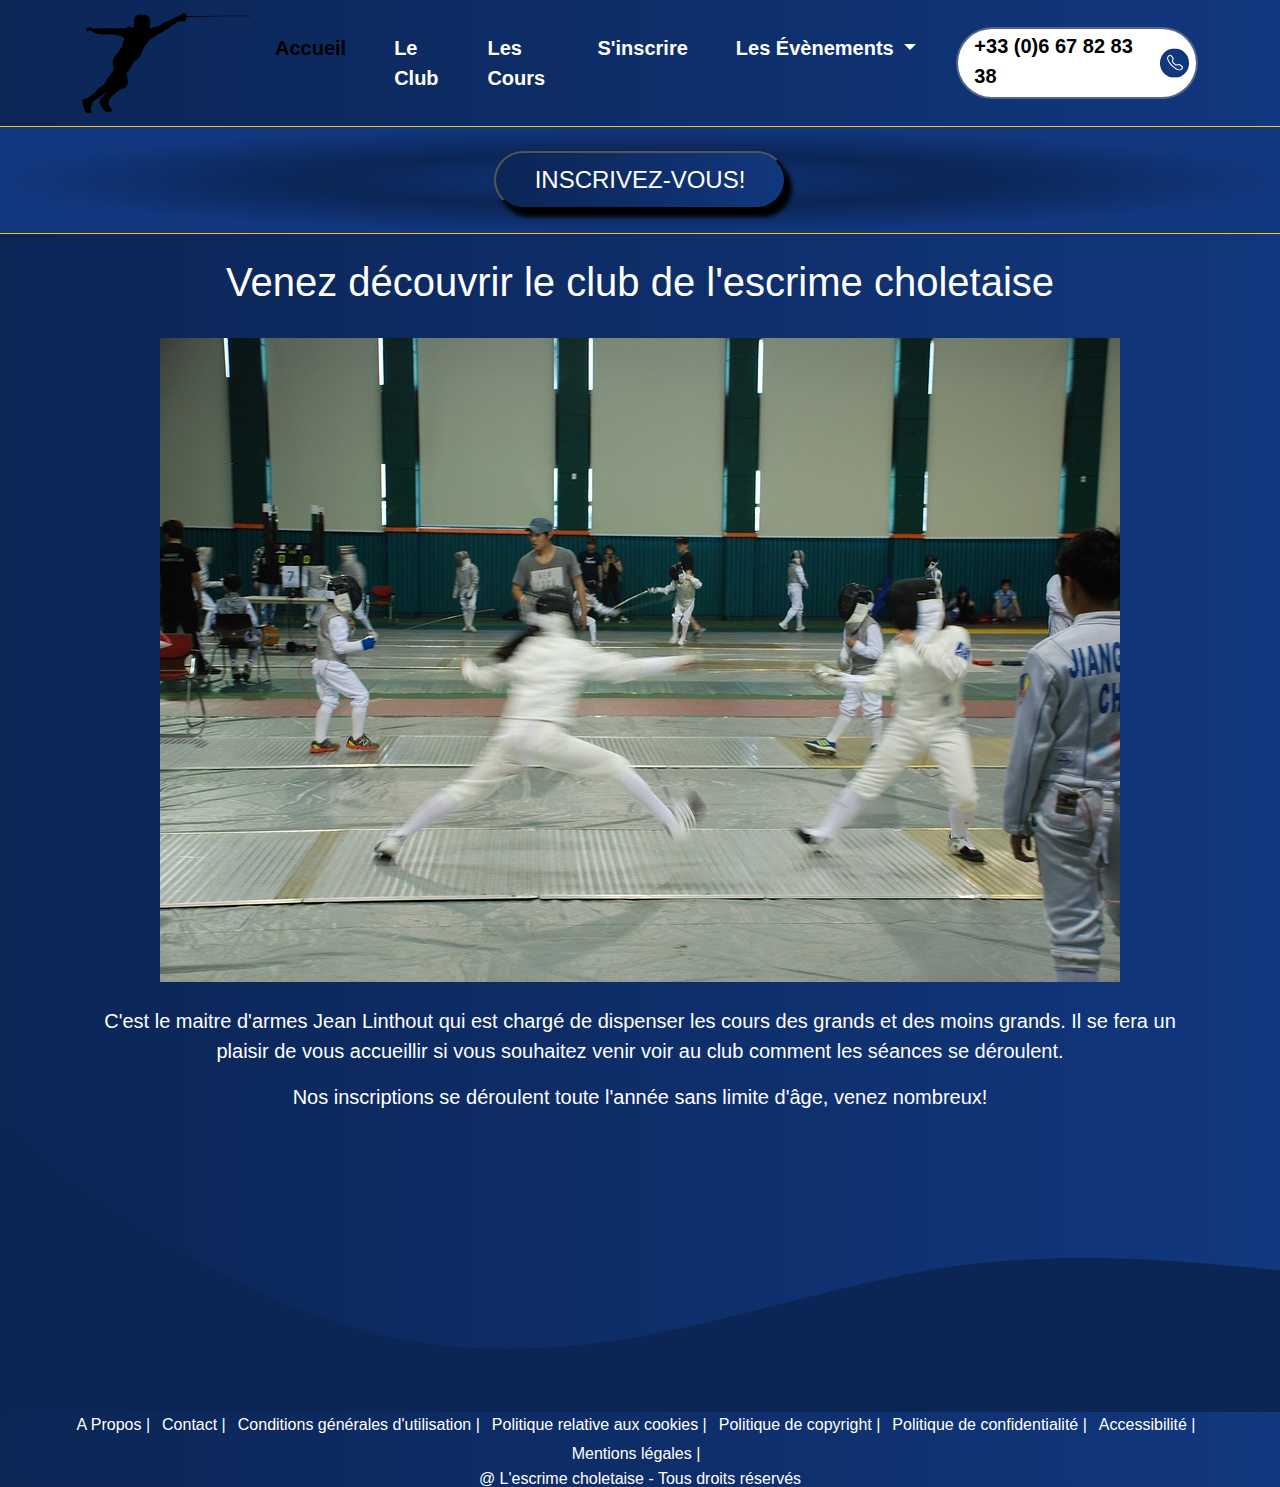
<file: index.html>
<!DOCTYPE html>
<html lang="en">
<head>
    <meta charset="UTF-8">
    <meta http-equiv="X-UA-Compatible" content="IE=edge">
    <meta name="viewport" content="width=device-width, initial-scale=1.0">
    <meta name="description" content="Bienvenue sur le site de l'escrime Choletaise, vous retrouverez ici toutes les informations utiles à notres sujet." >
    <link rel="stylesheet" href="/assets/css/style.css">
    <title>L'escrime Choletaise</title>
    <script type="application/ld+json">
        {
          "@context": "http://schema.org",
          "@type": "Dataset",
          "name": "l'escrime choletaise",
          "description": "club d'escrime de cholet",
          "datePublished": "2022-11-26"
        }
        </script>
</head>
<body class="body me-0 pe-0">
    <!--START HEADER-->
    <header>
        <!--START NAVBAR-->
        <nav class="navbar navbar-dark navbar-expand-lg border-bottom border-warning fs-5 menu">
            <div class="container">
                <a class="navbar-brand" href="#">
                    <img src="./images/fencing.png" alt="logo">
                </a>
                <button class="navbar-toggler"
                     type="button"
                     data-bs-toggle="collapse"
                     data-bs-target="#navbarNavDropdown"
                     aria-controls="navbarNavDropdown"
                     aria-expanded="false"
                     aria-label="Toggle navigation">
                    <span class="navbar-toggler-icon"></span>
                </button>
                <div class="collapse navbar-collapse justify-content-end" id="navbarNavDropdown">
                    <ul class="navbar-nav">
                        <li class="nav-item">
                            <a class="nav-link active text-black" aria-current="page" href="#">Accueil</a>
                        </li>
                        <li class="nav-item">
                            <a class="nav-link" href="#">Le club</a>
                        </li>
                        <li class="nav-item">
                            <a class="nav-link" href="#">Les cours</a>
                        </li>
                        <li class="nav-item">
                            <a class="nav-link" href="#">S'inscrire</a>
                        </li>
                        <li class="nav-item dropdown">
                            <a class="nav-link dropdown-toggle" href="#" role="button" data-bs-toggle="dropdown" aria-expanded="false">
                            Les évènements
                            </a>
                            <ul class="dropdown-menu">
                            <li><a class="dropdown-item" href="Evenements-2022.html">2022</a></li>
                            <li><a class="dropdown-item" href="#">2021</a></li>
                            <li><a class="dropdown-item" href="#">2020</a></li>
                            </ul>
                        </li>
                    </ul>
                    <a href="tel:+33667828338" class="rounded-pill btn-contact">+33 (0)6 67 82 83 38
                        <span>
                            <svg xmlns="http://www.w3.org/2000/svg" width="16" height="16" fill="currentColor" class="bi bi-telephone" viewBox="0 0 16 16">
                                <path d="M3.654 1.328a.678.678 0 0 0-1.015-.063L1.605 2.3c-.483.484-.661 1.169-.45 1.77a17.568 17.568 0 0 0 4.168 6.608 17.569 17.569 0 0 0 6.608 4.168c.601.211 1.286.033 1.77-.45l1.034-1.034a.678.678 0 0 0-.063-1.015l-2.307-1.794a.678.678 0 0 0-.58-.122l-2.19.547a1.745 1.745 0 0 1-1.657-.459L5.482 8.062a1.745 1.745 0 0 1-.46-1.657l.548-2.19a.678.678 0 0 0-.122-.58L3.654 1.328zM1.884.511a1.745 1.745 0 0 1 2.612.163L6.29 2.98c.329.423.445.974.315 1.494l-.547 2.19a.678.678 0 0 0 .178.643l2.457 2.457a.678.678 0 0 0 .644.178l2.189-.547a1.745 1.745 0 0 1 1.494.315l2.306 1.794c.829.645.905 1.87.163 2.611l-1.034 1.034c-.74.74-1.846 1.065-2.877.702a18.634 18.634 0 0 1-7.01-4.42 18.634 18.634 0 0 1-4.42-7.009c-.362-1.03-.037-2.137.703-2.877L1.885.511z"/>
                              </svg>
                        </span>
                    </a>
                </div>
            </div>
        </nav>
        <!--END OF NAVBAR-->  

        <div class="headLine text-center p-4 border-bottom border-warning">
            <button type="button" class="rounded-pill text-white fs-4 submit-btn">INSCRIVEZ-VOUS!</button>
        </div>
    </header>
     <!--END OF HEADER-->

    <!--START MAIN-->
    <main class="main container text-center text-white pt-4">
        <article>
            <h1>Venez découvrir le club de l'escrime choletaise</h1>
            <img class="img-fluid mt-4" src="./images/escrimeur.jpg" alt="escrimeur">
            <p class="mt-4 fs-5">C'est le maitre d'armes Jean Linthout qui est chargé de dispenser les <a href="cours.html">cours</a> des grands et des
                moins grands. Il se fera un plaisir de vous accueillir si vous souhaitez venir voir au club comment les 
                <a href="cours.html">séances</a> se déroulent.
            </p>
            <p class="fs-5">Nos <a href="inscriptions.html">inscriptions</a> se déroulent toute l'année sans limite d'âge, venez nombreux!</p>
        </article>
    </main>
    <!--ENF OF MAIN-->

    <!--START FOOTER-->
    <footer>
        <svg xmlns="http://www.w3.org/2000/svg" viewBox="0 0 1440 320"><path fill="#0b2555" fill-opacity="1" d="M0,0L60,42.7C120,85,240,171,360,213.3C480,256,600,256,720,234.7C840,213,960,171,1080,154.7C1200,139,1320,149,1380,154.7L1440,160L1440,320L1380,320C1320,320,1200,320,1080,320C960,320,840,320,720,320C600,320,480,320,360,320C240,320,120,320,60,320L0,320Z"></path>
        </svg>
        <nav class="container-fluid navbar-expand">
            <ul class="navbar-nav d-flex justify-content-center flex-wrap gap-1">
                <li class="nav-item">
                    <a class="nav-link text-nowrap" href="#">A Propos |</a>
                </li>
                <li class="nav-item">
                    <a class="nav-link" href="#">Contact |</a>
                </li>
                <li class="nav-item">
                    <a class="nav-link" href="#">Conditions générales d'utilisation |</a>
                </li>
                <li class=" nav-item">
                    <a class="nav-link" href="#">Politique relative aux cookies |</a>
                </li>
                <li class="nav-item">
                    <a class="nav-link" href="#">Politique de copyright |</a>
                </li>
                <li class="nav-item">
                    <a class="nav-link" href="#">Politique de confidentialité |</a>
                </li>
                <li class=" nav-item">
                    <a class="nav-link" href="#">Accessibilité |</a>
                </li>
                <li class="nav-item">
                    <a class="nav-link" href="#">Mentions légales |</a>
                </li>
            </ul>    
        </nav>
        <div class="watermark d-flex justify-content-center mt-2">@ L'escrime choletaise - Tous droits réservés</div>
    </footer>
    <!--END OF FOOTER-->

    <script src="assets/js/bootstrap.bundle.min.js"></script>
   
</body>
</html>
</file>
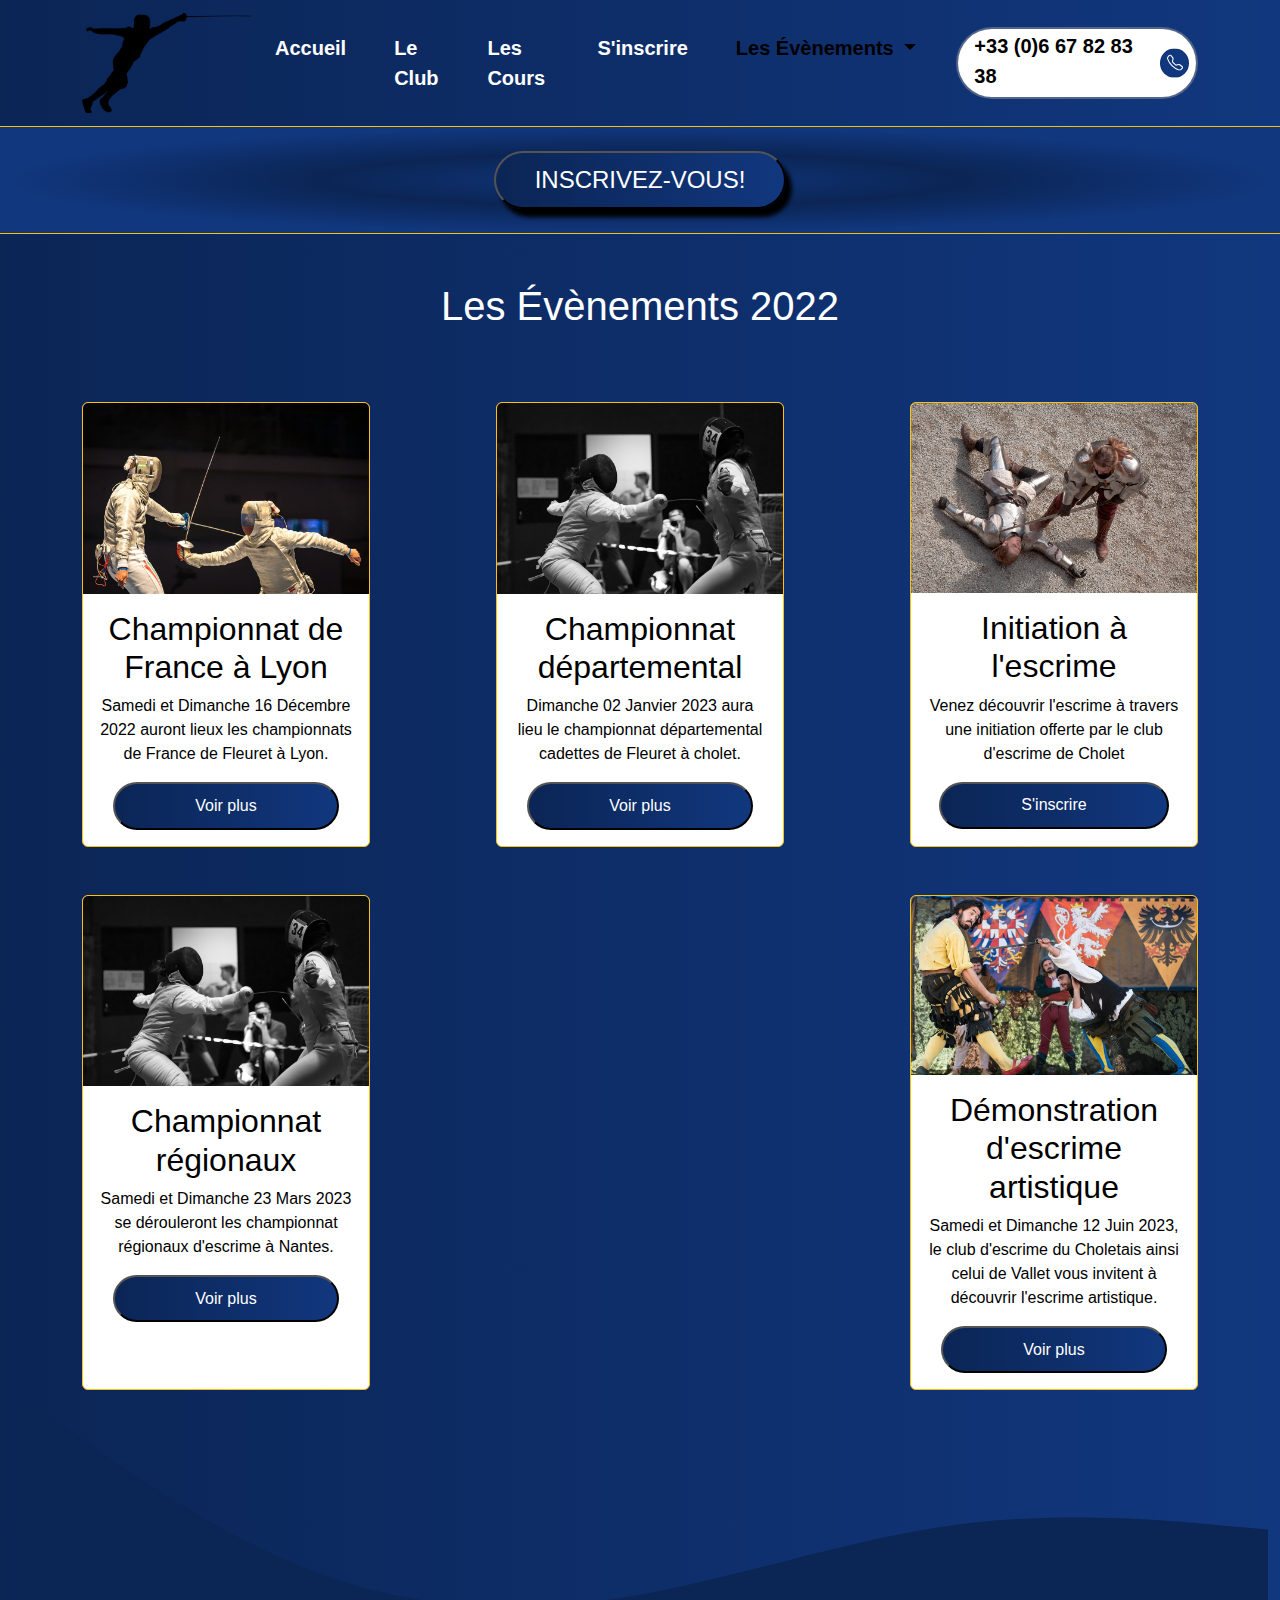
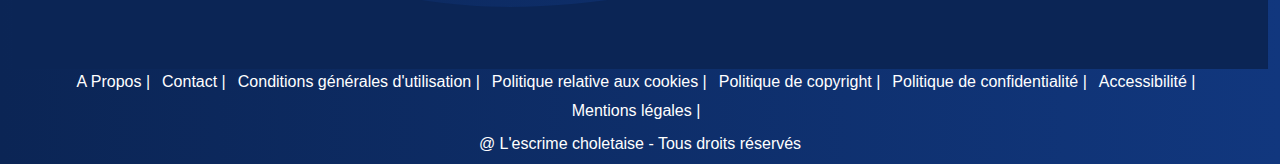
<file: Evenements-2022.html>
<!DOCTYPE html>
<html lang="en">
<head>
    <meta charset="UTF-8">
    <meta http-equiv="X-UA-Compatible" content="IE=edge">
    <meta name="viewport" content="width=device-width, initial-scale=1.0">
    <meta name="description" content="Vous pouvez découvrir ici les compétitions d'escrime de la saison 2022" >
    <link rel="stylesheet" href="/assets/css/style.css">
    <title>Évenements 2022</title>
    <script type="application/ld+json">
        [
          {
            "@context": "http://schema.org",
            "@type": "Event",
            "name": "Championnats de France",
            "startDate": "2022-12-16",
            "location": {
              "@type": "Place",
              "name": "Lyon",
              "address": {
                "@type": "PostalAddress",
                "addressLocality": "Lyon"
              }
            },
            "image": "http://www.googleusercontent.com/images/cadets.jpg",
            "description": "championnats de France de Fleuret"
          },
          {
            "@context": "http://schema.org",
            "@type": "Event",
            "name": "Championnat départemental",
            "startDate": "2023-01-02",
            "location": {
              "@type": "Place",
              "name": "Cholet",
              "address": {
                "@type": "PostalAddress",
                "addressLocality": "Cholet"
              }
            },
            "image": "http://www.googleusercontent.com/images/cadettes.jpg",
            "description": "championnat départemental cadettes de Fleuret"
          },
          {
            "@context": "http://schema.org",
            "@type": "Event",
            "name": "Initiation à l'escrime",
            "startDate": "2023-02-02",
            "image": "http://www.googleusercontent.com/images/init.jpg",
            "description": "Venez découvrir l&#39;escrime à travers une initiation offerte par le club d&#39;escrime de Cholet"
            "location": {
              "@type": "Place",
              "name": "Cholet",
              "address": {
                "@type": "PostalAddress",
                "addressLocality": "Cholet"
              }
          },
          {
            "@context": "http://schema.org",
            "@type": "Event",
            "name": "Championnats régionnaux",
            "startDate": "2023-03-23",
            "location": {
              "@type": "Place",
              "name": "Nantes",
              "address": {
                "@type": "PostalAddress",
                "addressLocality": "Nantes"
              }
            },
            "description": "les championnat régionnaux d&#39;escrime"
          },
          {
            "@context": "http://schema.org",
            "@type": "Event",
            "name": "Démonstration d'escrime artistique",
            "startDate": "2023-06-12",
            "location": {
              "@type": "Place",
              "name": "Cholet",
              "address": {
                "@type": "PostalAddress",
                "addressLocality": "Cholet"
              }
            },
            "description": ", le club d&#39;escrime du Choletais ainsi que le club d&#39;escrime de Vallet vous invitent\n à découvrir l&#39;escrime artistique"
          }
        ]
        </script>
</head>
<body class="body">
     <!--START HEADER-->
     <header>
        <!--START NAVBAR-->
        <nav class="navbar navbar-dark navbar-expand-lg border-bottom border-warning fs-5">
            <div class="container">
                <a class="navbar-brand" href="index.html">
                    <img src="./images/fencing.png" alt="logo">
                </a>
                <button class="navbar-toggler"
                     type="button"
                     data-bs-toggle="collapse"
                     data-bs-target="#navbarNavDropdown"
                     aria-controls="navbarNavDropdown"
                     aria-expanded="false"
                     aria-label="Toggle navigation">
                    <span class="navbar-toggler-icon"></span>
                </button>
                <div class="collapse navbar-collapse justify-content-end menu" id="navbarNavDropdown">
                    <ul class="navbar-nav">
                        <li class="nav-item">
                            <a class="nav-link" href="index.html">Accueil</a>
                        </li>     
                        <li class="nav-item">
                            <a class="nav-link" href="#">Le club</a>
                        </li>
                        <li class="nav-item">
                            <a class="nav-link" href="#">Les cours</a>
                        </li>
                        <li class="nav-item">
                            <a class="nav-link" href="#">S'inscrire</a>
                        </li>
                        <li class="nav-item dropdown">
                            <a class="nav-link active dropdown-toggle text-black" aria-current="page"  href="#" role="button" data-bs-toggle="dropdown" aria-expanded="false">
                            Les évènements
                            </a>
                            <ul class="dropdown-menu">
                            <li><a class="dropdown-item" href="Evenements 2022.html">2022</a></li>
                            <li><a class="dropdown-item" href="#">2021</a></li>
                            <li><a class="dropdown-item" href="#">2020</a></li>
                            </ul>
                        </li>
                    </ul>
                    <a href="tel:+33667828338" class="rounded-pill btn-contact">+33 (0)6 67 82 83 38
                        <span>
                            <svg xmlns="http://www.w3.org/2000/svg" width="16" height="16" fill="currentColor" class="bi bi-telephone" viewBox="0 0 16 16">
                                <path d="M3.654 1.328a.678.678 0 0 0-1.015-.063L1.605 2.3c-.483.484-.661 1.169-.45 1.77a17.568 17.568 0 0 0 4.168 6.608 17.569 17.569 0 0 0 6.608 4.168c.601.211 1.286.033 1.77-.45l1.034-1.034a.678.678 0 0 0-.063-1.015l-2.307-1.794a.678.678 0 0 0-.58-.122l-2.19.547a1.745 1.745 0 0 1-1.657-.459L5.482 8.062a1.745 1.745 0 0 1-.46-1.657l.548-2.19a.678.678 0 0 0-.122-.58L3.654 1.328zM1.884.511a1.745 1.745 0 0 1 2.612.163L6.29 2.98c.329.423.445.974.315 1.494l-.547 2.19a.678.678 0 0 0 .178.643l2.457 2.457a.678.678 0 0 0 .644.178l2.189-.547a1.745 1.745 0 0 1 1.494.315l2.306 1.794c.829.645.905 1.87.163 2.611l-1.034 1.034c-.74.74-1.846 1.065-2.877.702a18.634 18.634 0 0 1-7.01-4.42 18.634 18.634 0 0 1-4.42-7.009c-.362-1.03-.037-2.137.703-2.877L1.885.511z"/>
                              </svg>
                        </span>
                    </a>
                </div>
            </div>
        </nav>
        <!--END OF NAVBAR-->  

        <div class="headLine text-center p-4 border-bottom border-warning">
            <button type="button" class="rounded-pill text-white fs-4 submit-btn">INSCRIVEZ-VOUS!</button>
        </div>
    </header>
     <!--END OF HEADER-->
     <!--START MAIN-->
    <h1 class="mt-5 text-center">Les Évènements 2022</h1>
    <main class="container d-flex flex-wrap justify-content-center justify-content-md-between mt-4">        
        <article class="text-center">
            <div class="card text-black border-warning mt-5">
                <img class="card-img-top" src="./images/cadets.jpg" alt="escrimeur">
                <div class="card-body">
                  <h2 class="card-title">Championnat de France à Lyon</h2>
                  <p class="card-text">Samedi et Dimanche 16 Décembre 2022 auront lieux les championnats de France de Fleuret à Lyon.</p>
                  <a href="#"><button type="button" class="rounded-pill card-btn">Voir plus</button></a>
                </div>
              </div>            
        </article>
        <article class="text-center">
            <div class="card text-black border-warning mt-5">
                <img class="card-img-top" src="./images/cadettes.jpg" alt="escrimeur">
                <div class="card-body">
                  <h2 class="card-title">Championnat départemental</h2>
                  <p class="card-text">Dimanche 02 Janvier 2023 aura lieu le championnat départemental cadettes de Fleuret à cholet.</p>
                  <a href="#"><button type="button" class="rounded-pill card-btn">Voir plus</button></a>
                </div>
              </div>
        </article>
        <article class="text-center d-flex align-items-stretch">
            <div class="card text-black border-warning mt-5">
                <img class="card-img-top" src="./images/init.jpg" alt="escrimeur">
                <div class="card-body">
                  <h2 class="card-title">Initiation à l'escrime</h2>
                  <p class="card-text">Venez découvrir l'escrime à travers une initiation offerte par le club d'escrime de Cholet</p>
                  <a href="#"><button type="button" class="rounded-pill card-btn">S'inscrire</button></a>
                </div>
              </div>
        </article>
        <article class="text-center d-flex align-items-stretch">
            <div class="card text-black border-warning mt-5">
                <img class="card-img-top" src="./images/cadettes.jpg" alt="escrimeur">
                <div class="card-body">
                  <h2 class="card-title">Championnat régionaux</h2>
                  <p class="card-text">Samedi et Dimanche 23 Mars 2023 se dérouleront les championnat régionaux d'escrime à Nantes.</p>
                  <a href="#"><button type="button" class="rounded-pill card-btn">Voir plus</button></a>
                </div>
              </div>
        </article>
        <article class="text-center">
            <div class="card text-black border-warning mt-5">
                <img class="card-img-top" src="./images/artist.jpg" alt="escrimeur">
                <div class="card-body">
                  <h2 class="card-title">Démonstration d'escrime artistique</h2>
                  <p class="card-text">Samedi et Dimanche 12 Juin 2023, le club d'escrime du Choletais ainsi celui de Vallet vous invitent
                    à découvrir l'escrime artistique.</p>
                    <a href="#"><button type="button" class="rounded-pill card-btn">Voir plus</button></a>
                </div>
              </div>
        </article>
    </main>
    <!--END OF MAIN-->
     <!--START FOOTER-->
     <footer>
        <nav class="container-fluid navbar-expand mb-3">
          <svg xmlns="http://www.w3.org/2000/svg" viewBox="0 0 1440 320"><path fill="#0b2555" fill-opacity="1" d="M0,0L60,42.7C120,85,240,171,360,213.3C480,256,600,256,720,234.7C840,213,960,171,1080,154.7C1200,139,1320,149,1380,154.7L1440,160L1440,320L1380,320C1320,320,1200,320,1080,320C960,320,840,320,720,320C600,320,480,320,360,320C240,320,120,320,60,320L0,320Z"></path>
          </svg>
            <ul class="navbar-nav d-flex justify-content-center flex-wrap gap-1">
                <li class="nav-item">
                    <a class="nav-link text-nowrap" href="#">A Propos |</a>
                </li>
                <li class="nav-item">
                    <a class="nav-link" href="#">Contact |</a>
                </li>
                <li class="nav-item">
                    <a class="nav-link" href="#">Conditions générales d'utilisation |</a>
                </li>
                <li class=" nav-item">
                    <a class="nav-link" href="#">Politique relative aux cookies |</a>
                </li>
                <li class="nav-item">
                    <a class="nav-link" href="#">Politique de copyright |</a>
                </li>
                <li class="nav-item">
                    <a class="nav-link" href="#">Politique de confidentialité |</a>
                </li>
                <li class=" nav-item">
                    <a class="nav-link" href="#">Accessibilité |</a>
                </li>
                <li class="nav-item">
                    <a class="nav-link" href="#">Mentions légales |</a>
                </li>
            </ul>    
        </nav>
        <div class="watermark d-flex justify-content-center mt-2 mb-3">@ L'escrime choletaise - Tous droits réservés</div>
    </footer>
    <!--END OF FOOTER-->
    
    <script src="assets/js/bootstrap.bundle.min.js"></script>
   
   
</body>
</html>
</file>
